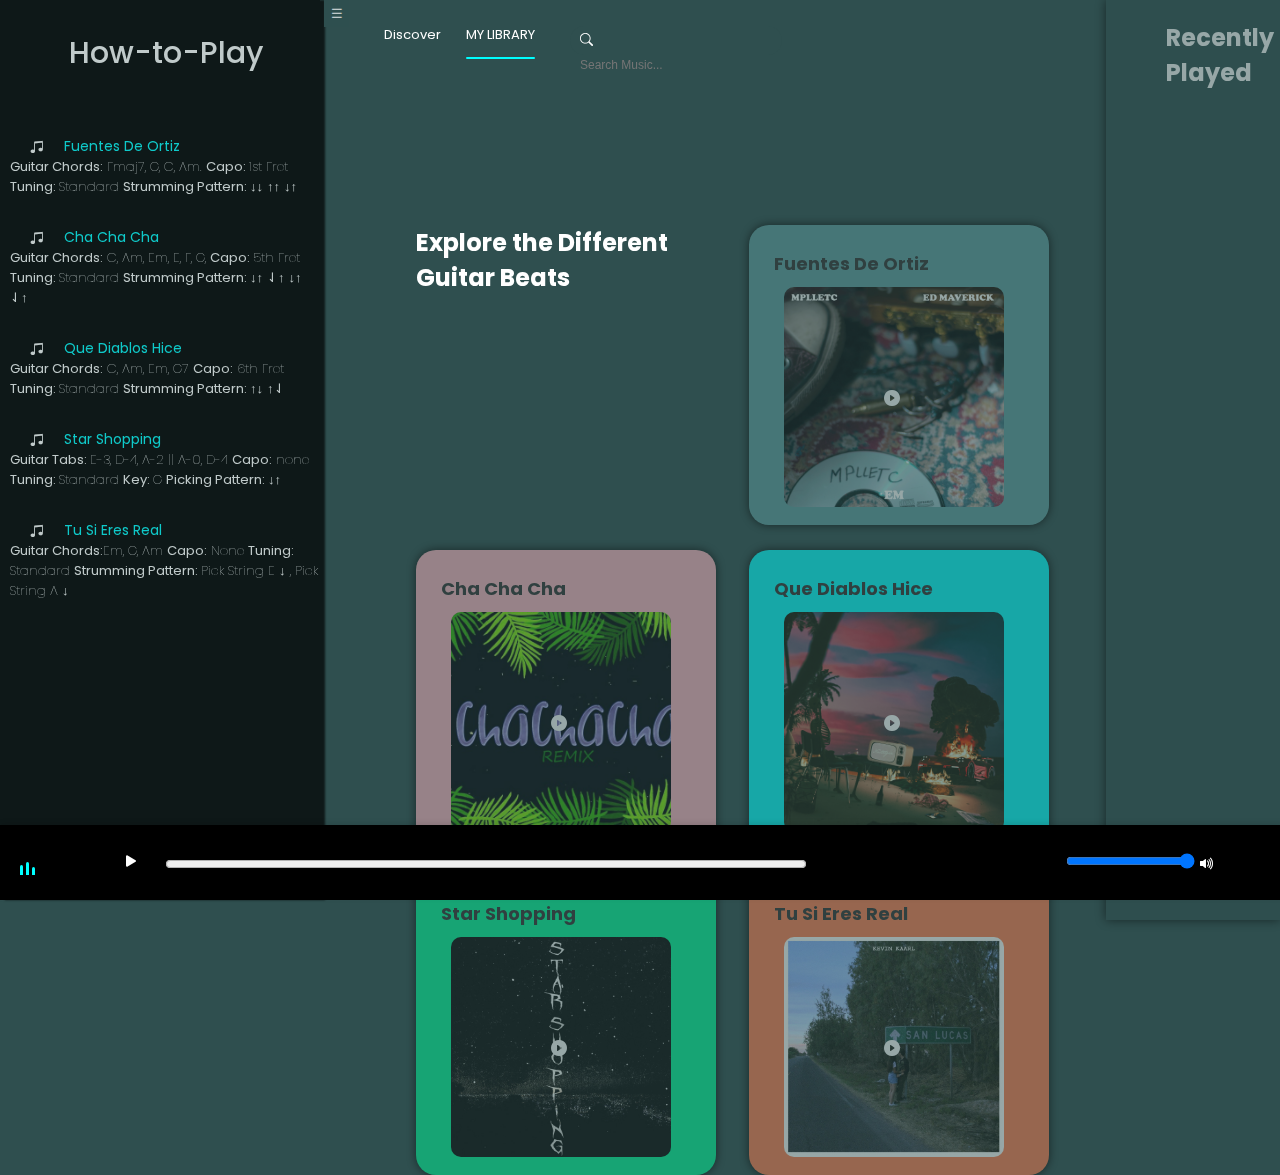
<file: index2.html>
<!DOCTYPE html>
<html>
<head>
<meta charset="utf-8">
<meta name="viewport" content="width=device-width, initial-scale=1.0">
<title>My Library</title>
<link href="styles.css" rel="stylesheet" type="text/css">
<script src="script.js"></script>
<link rel="stylesheet" href="https://cdn.jsdelivr.net/npm/bootstrap-icons@1.11.3/font/bootstrap-icons.min.css">
</head>
	
<div class="audiosources">
    <audio id="Fuentes De Ortiz">
        <source src="./audio/seniorproject1.mp3" type="audio/mpeg">
    </audio>
    <audio id="Cha Cha Cha">
        <source src="./audio/senior2.mp3" type="audio/mpeg">
    </audio>
    <audio id="Que Diablos Hice">
        <source src="./audio/senior3.mp3" type="audio/mpeg">
    </audio>
    <audio id="Star Shopping">
        <source src="./audio/senior5.mp3" type="audio/mpeg">
    </audio>
    <audio id="Tu Si Eres Real">
        <source src="./audio/senior4.mp3" type="audio/mpeg">
    </audio>
</div>

	
<body>
	<div class="song_side">
		<nav>
			<ul>
				<li><a href="index.html">Discover</a></li>
				<li>MY LIBRARY <span></span></li>
			</ul>
			<div class="search">
				<i class="bi bi-search"></i>
				<input type="text" placeholder="Search Music...">
			</div>
		</nav>
	</div>
	
	 <div class="wrapper">
	<div class="menu_side">
		<button id="toggleMenuButton">&#9776;</button>
		<h1>How-to-Play</h1>
		<div class="playlist"> 
			<h4 class="active"> <span></span><i class="bi bi-music-note-beamed"></i> Fuentes De Ortiz</h4>
			<p> <strong>Guitar Chords:</strong> Fmaj7, G, C, Am. <strong> Capo: </strong> 1st Fret <strong> Tuning: </strong> Standard <strong> Strumming Pattern: </strong> &darr;&darr;	&uarr;&uarr; &darr;&uarr;</p>
			<h4 class="active"> <span></span><i class="bi bi-music-note-beamed"></i> Cha Cha Cha</h4>
			<p><strong>Guitar Chords:</strong> C, Am, Em, E, F, G, <strong> Capo: </strong> 5th Fret <strong> Tuning: </strong> Standard <strong> Strumming Pattern: </strong> &darr;&uarr; &#8643;&uarr; &darr;&uarr; &#8643;&uarr;</p>
			<h4 class="active"> <span></span><i class="bi bi-music-note-beamed"></i> Que Diablos Hice </h4>
			<p><strong>Guitar Chords:</strong> C, Am, Em, G7 <strong>Capo:</strong> 6th Fret <strong> Tuning: </strong> Standard <strong> Strumming Pattern: </strong> &uarr;&darr; &uarr;&#8643; </p>
			<h4 class="active"> <span></span><i class="bi bi-music-note-beamed"></i> Star Shopping</h4>
			<p> <strong>Guitar Tabs: </strong>E-3, D-4, A-2 || A-0, D-4 <strong> Capo:</strong> none <strong> Tuning: </strong> Standard <strong> Key: </strong> G <strong>  Picking Pattern: </strong> &darr;&uarr;</p>
			<h4 class="active"> <span></span><i class="bi bi-music-note-beamed"></i> Tu Si Eres Real</h4>
			<p> <strong>Guitar Chords:</strong>Em, G, Am <strong> Capo:</strong> None <strong> Tuning: </strong>Standard <strong> Strumming Pattern: </strong> Pick String E &darr; , Pick String A &darr;</p>
		
		</div>
	</div>
	
	<div class="master_play">
		<div class="wave">
			<div class="wave1"></div>
			<div class="wave1"></div>
			<div class="wave1"></div>
		</div>
		
<div class="audio-controls">
    <button id="playPauseButton"><i class="bi bi-play-fill"></i></button>
    <progress id="progressBar" value="0" max="100"></progress>
	<input type="range" id="volumeSlider" min="0" max="1" step="0.01" value="1"> <i class="bi bi-volume-up-fill"></i>
</div>

	</div>
	
	<div id="sidebar">
		
		<div id="recentlyPlayedSection">
		<h2>Recently Played</h2>
		<ul id="recentlyPlayedList">
			
		</ul>
		</div>
	</div>

	<section id="genres">
		<div class="genre-container">
			<h2>Explore the Different Guitar Beats</h2>
			
			<div class="genre-box" id="sero">
				<h3>Fuentes De Ortiz</h3>
				
				<div class="play-button-container">
					<i class="bi playlistPlay bi-play-circle-fill" id="1" width="50" height="50"></i>
				</div>
				
				<img src="images/ortiz.jpeg" width="220" height="220" alt="" id="image"/>
			</div>
			
			<div class="genre-box" id="dopa">
				<h3>Cha Cha Cha</h3>
				
				<div class="play-button-container">
					<i class="bi playlistPlay bi-play-circle-fill" id="2" width="50" height="50"></i>
				</div>
				
				<img src="images/cha.jpeg" width="220" height="220" alt="" id="image2"/>
				
			</div>
			
			<div class="genre-box" id="oxy">
				<h3>Que Diablos Hice</h3>
				
				<div class="play-button-container">
					<i class="bi playlistPlay bi-play-circle-fill" id="3" width="50" height="50"></i>
				</div>
				
				<img src="images/que.png" width="220" height="220" alt="" id="image3"/>
			</div>
			
			<div class="genre-box" id="pine">
				<h3>Star Shopping</h3>
				<div class="play-button-container">
					<i class="bi playlistPlay bi-play-circle-fill" id="4" width="50" height="50"></i>
				</div>
				<img src="images/star.jpeg" width="220" height="220" alt="" id="image4"/>
			</div>
			
			<div class="genre-box" id="endo">
				<h3>Tu Si Eres Real</h3>
				<div class="play-button-container">
					<i class="bi playlistPlay bi-play-circle-fill" id="5" width="50" height="50"></i>
				</div>
				<img src="images/real.jpeg" width="220" height="220" alt="" id="image5"/>	 
			</div>
		</div>
	</section>
	</div>
</body>
</html>
</file>
<file: styles.css>
@charset "utf-8";
/* CSS Document */

/* Google font 'poppins' */
@import url('https://fonts.googleapis.com/css2?family=Poppins:ital,wght@0,100;0,200;0,300;0,400;0,500;0,600;0,700;0,800;0,900;1,100;1,200;1,300;1,400;1,500;1,600;1,700;1,800;1,900&display=swap');

/* Example media query for adjusting styles for small screens */
@media only screen and (max-width: 600px) {
    /* CSS rules for small screens */
}

/* Media query for tablets and smaller screens */
@media only screen and (max-width: 768px) {
    .container {
        width: 90%; /* Adjusted width for smaller screens */
    }
}

/* Media query for mobile devices */
@media only screen and (max-width: 480px) {
    .container {
        width: 95%; /* Further adjust width for mobile devices */
    }
}


* {
    padding: 0;
    margin: 0;
    color: white;
}

html, body {
    height: 100vh;
    width: 100vw;
}

body {
    margin: 0;
    background-color: darkslategray;
    font-family: "Poppins", sans-serif;
    display: flex;
    align-items: center;
    justify-content: center;
}

.menu_side {
    position:fixed;
    width: 25%;
    height: 100%;
    background-color: black;
    opacity: .7;
    box-shadow: 5px 0px 2px black;
    left: 0;
    top: 0;
    z-index: 3;
}
.menu_side h1 {
	font-size: 30px;
	margin: 30px 0px 0px 12px;
	font-weight: 500;
	color: white;
	text-align: center;
}
.menu_side h2 {
	font-size: 30px;
	margin: 100px 0px 0px 150px;
	font-weight: 500;
	color: white;
	cursor: pointer;
}
.menu_side p {
	font-size: 13px;
	margin: 0px 0px 0px -20px;
	font-weight: 15;
	color: white;
	padding-bottom: 30px;
	
}

.menu_side .playlist{
	margin: 60px 0px 0px 30px;
	
}

.menu_side .playlist h4{
	font-size:14px;
	font-weight: 400;
	padding-bottom: 0px;
	color: orange;
	cursor: pointer;
	display: flex;
	align-items: center;
	transition: 0.3s linear;
}
.menu_side .playlist h4:hover {
	color:white;
}

.menu_side .playlist h4 span{
	position: relative;
	margin-right: 35px;
}
.menu_side .playlist h4 span:before {
	content: ' ';
	position: absolute;
	width:4px;
	height:4px;
	border:2px solid yellow;
	border-radius: 50%;
	top: -4px;
	transition: 0.3s linear;
}
.menu_side .playlist h4:hover span:before{
	border:2px solid white;
}
.menu_side .playlist h4 .bi{
	display: none;
}
.menu_side .playlist .active{
	color:aqua;
}
.menu_side .playlist .active span{
	display:none;
}
.menu_side .playlist .active .bi{
	display: flex;
	margin-right: 20px;
}
.master_play {
    position: fixed;
    bottom: 0;
    left: 0;
    background-color: black; /* Adjust as needed */
	opacity: 1;
    box-shadow: 0px -2px 5px rgba(0, 0, 0, 0.1); /* Optional: add a shadow for visual appeal */
    display: flex;
    justify-content: center;
    align-items: center;
    padding: 20px; /* Adjust padding as needed */
    z-index: 1000; /* Ensure it appears above other content */
}

 .master_play .wave{
	width: 30px;
	height: 30px;
	/*border: 1px solid black;*/
	padding-bottom: 5px;
	display:flex;
	align-items: flex-end;
	margin-right: 30px;
	 background-color: black;
}
 .master_play .wave .wave1{
	width: 3px;
	height: 10px;
	margin-right: 3px;
	border-radius: 10px 10px 0px 0px;
	background: aqua;
	animation: wave .5s linear infinite;
}
 .master_play .wave .wave1:nth-child(2){
	height: 13px;
	animation-delay: .4s;
}
 .master_play .wave .wave1:nth-child(3){
	height: 8px;
	animation-delay: .8s;
}

 .master_play .active2 .wave1{
	
	animation: wave .5s linear infinite;
}
 .master_play .active2 .wave1:nth-child(2){

	animation-delay: .4s;
}
.master_play .active2 .wave1:nth-child(3){

	animation-delay: .8s;
}

@keyframes wave{
	0%{
		height:10px;
	}
	50%{
		height:15px;
	}
	100%{
		height:10px;
	}
}
.master_play button{
	font-size: 20px;
	color: black;
	margin: 0px 20px 0px 40px;
	border:1px solid black;
	cursor: pointer;
	
}
.audio-controls{
	width: 100vw;
	cursor: pointer;
}
#playPauseButton{
	background-color: black;
}
#progressBar{
	width:50vw;
}
#volumeSlider{
	margin-left: 20vw;
	cursor: pointer;
}

.song_side {
    position: absolute; /* Fixed position to make it appear at the top */
    top: 0; /* Align to the top of the viewport */
	right: 0;
	text-decoration: none;
}
.song_side a{
	text-decoration: none;
}

.song_side nav {
    width: 100vw;
    display: flex;
	padding-top: 25px;
	/*box-shadow: 0px 5px 0px black;*/
	
}

.song_side nav ul {
    display: flex;
    padding: 0; /* Remove default padding */
	margin-left: 30vw;
	text-decoration: none;
}

.song_side nav ul li {
    position: relative;
    list-style-type: none;
    font-size: 13px;
    color: white;
    margin-right: 25px;
    cursor: pointer;
    transition: .3s linear;
}

.song_side nav ul li:hover {
    color: black;
}

.song_side nav ul li:nth-child(1) {
    color: white;
}

.song_side nav ul li span {
    position: absolute;
    width: 100%;
    height: 2.5px;
    background: aqua;
    bottom: -5px;
    left: 0;
    border-radius: 20px;
}

.song_side nav .search {
    position: relative;
    width: 15vw;
	height: 3vh;
    padding: 1px 10px;
	margin-right: 400px;
    border-radius: 20px;
    color: gray;
}

.song_side nav .search::before {
    content: ' ';
    position: absolute;
    width: 100%;
    height: 100%;
    border-radius: 20px;
    background-color:darkslategray;
    backdrop-filter: blur(5px);
    z-index: -1;
}

.song_side nav .search .bi {
    font-size: 13px;
    padding: 3px 0px 0px 10px;
	color:white;
}

.song_side nav .search input {
    background: none;
    outline: none;
    border: none;
    padding: 0px 10px;
    color: black;
    font-size: 12px;
}
#sidebar {
  position: fixed;
  top: 0;
  right: 0;
  width: 12%; /* Adjust as needed */
  height: 100%; /* Make the sidebar take up the full height of the viewport */
  background-color:darkslategray;
font-weight: 3;
  padding: 10px;
  overflow-y: auto; /* Add scrollbar if content exceeds sidebar height */
  z-index:2; /* Ensure the sidebar appears on top of other content */
	opacity: .5;
	box-shadow: 0px 0px 10px black;
}
#sidebar h2 {
  color:white;
	opacity: 1;
	margin-left: 50px;
	padding-top:10px;
	padding-bottom: 30px;
}

#recentlyPlayedList {
  list-style-type:none;
  padding:0;
}

#recentlyPlayedList li {
  margin-bottom: 5px;
  cursor: pointer;
	color:white;
}

#recentlyPlayedList li:hover {
  color: black;
}
/* Style for the playlist boxes */
.genre-container {
  display: grid;
  /* border: 1px solid black; */
  width: 50vw;
  height: 50vh;
  margin-left: 15vw;
  grid-template-columns: repeat(auto-fit, minmax(250px, 1fr));
  gap: 25px;
}


/* Style for the genre boxes */
.genre-box {
  background-color: #f0f0f0;
  border-radius: 20px;
  padding: 25px;
	width:250px;
	height:250px;
}

.genre-box h3 {
  margin-top: 0;
  font-size: 18px;
  color: #333;
}
#sero{
	background-color: cadetblue;
	opacity: 0.5;
	box-shadow: 0px 0px 10px black;
}
#dopa{
	background-color: lightpink;
	opacity: 0.5;
	box-shadow: 0px 0px 10px black;
}
#oxy{
	background-color: aqua;
		opacity: 0.5;
	box-shadow: 0px 0px 10px black;
}
#pine{
	background-color: mediumspringgreen;
	opacity: 0.5;
	box-shadow: 0px 0px 10px black;
}
#endo{
	background-color: coral;
	opacity: 0.5;
	box-shadow: 0px 0px 10px black;
		
}
.genre-box img{
	border-radius: 20px;
	padding: 10px;
	opacity: 1;
	cursor: pointer;
}
.song_side .popular_song .pop_song li .img_play .bi{
	position: absolute;
	font-size: 20px;
	cursor: pointer;
	transition: .3s linear;
	opacity: 0;
}
.genre-container .genre-box .bi{
	display:flex;
	position: absolute;
	color:white;
	cursor: pointer;
	transition: .3s linear;
	
	
}
.genre-container .genre-box .bi:hover{
	color:black;
}
.genre-box {
    position: relative;
}

.play-button-container {
    position: absolute;
    top: 55%;
    left:45%;
    transform: translate(-50%, -50%);
	
}


.menu_side.collapsed {
    /* Move the menu off-screen when collapsed */
    transform: translateX(-100%);
	transition: transform 0.7s ease;
}
#toggleMenuButton{
	position: absolute;
	color:white;
	background-color: darkslategray;
	box-decoration-break: none;
	width: 2vw;
	height:3vh;
	margin-left: 25.3vw;
	border: none;
	
}
</file>
